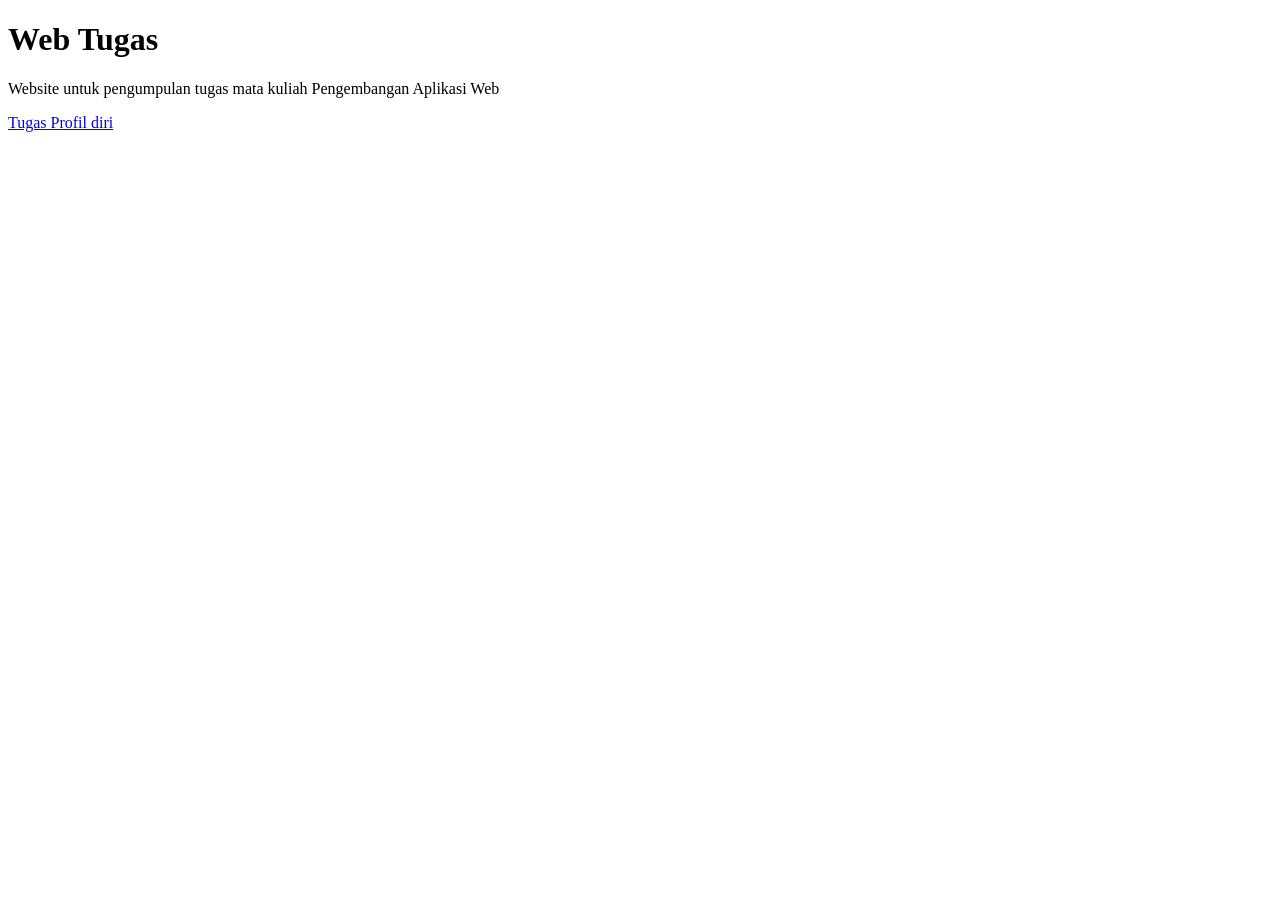
<file: index.html>
<!DOCTYPE html>
<html lang="en">
<head>
    <meta charset="UTF-8">
    <meta name="viewport" content="width=device-width, initial-scale=1.0">
    <title>My Website</title>
</head>
<body>
    <h1>Web Tugas</h1>
    <p>Website untuk pengumpulan tugas mata kuliah Pengembangan Aplikasi Web</p>

    <a href="./profil-diri/profil.html">Tugas Profil diri</a>
</body>
</html>
</file>
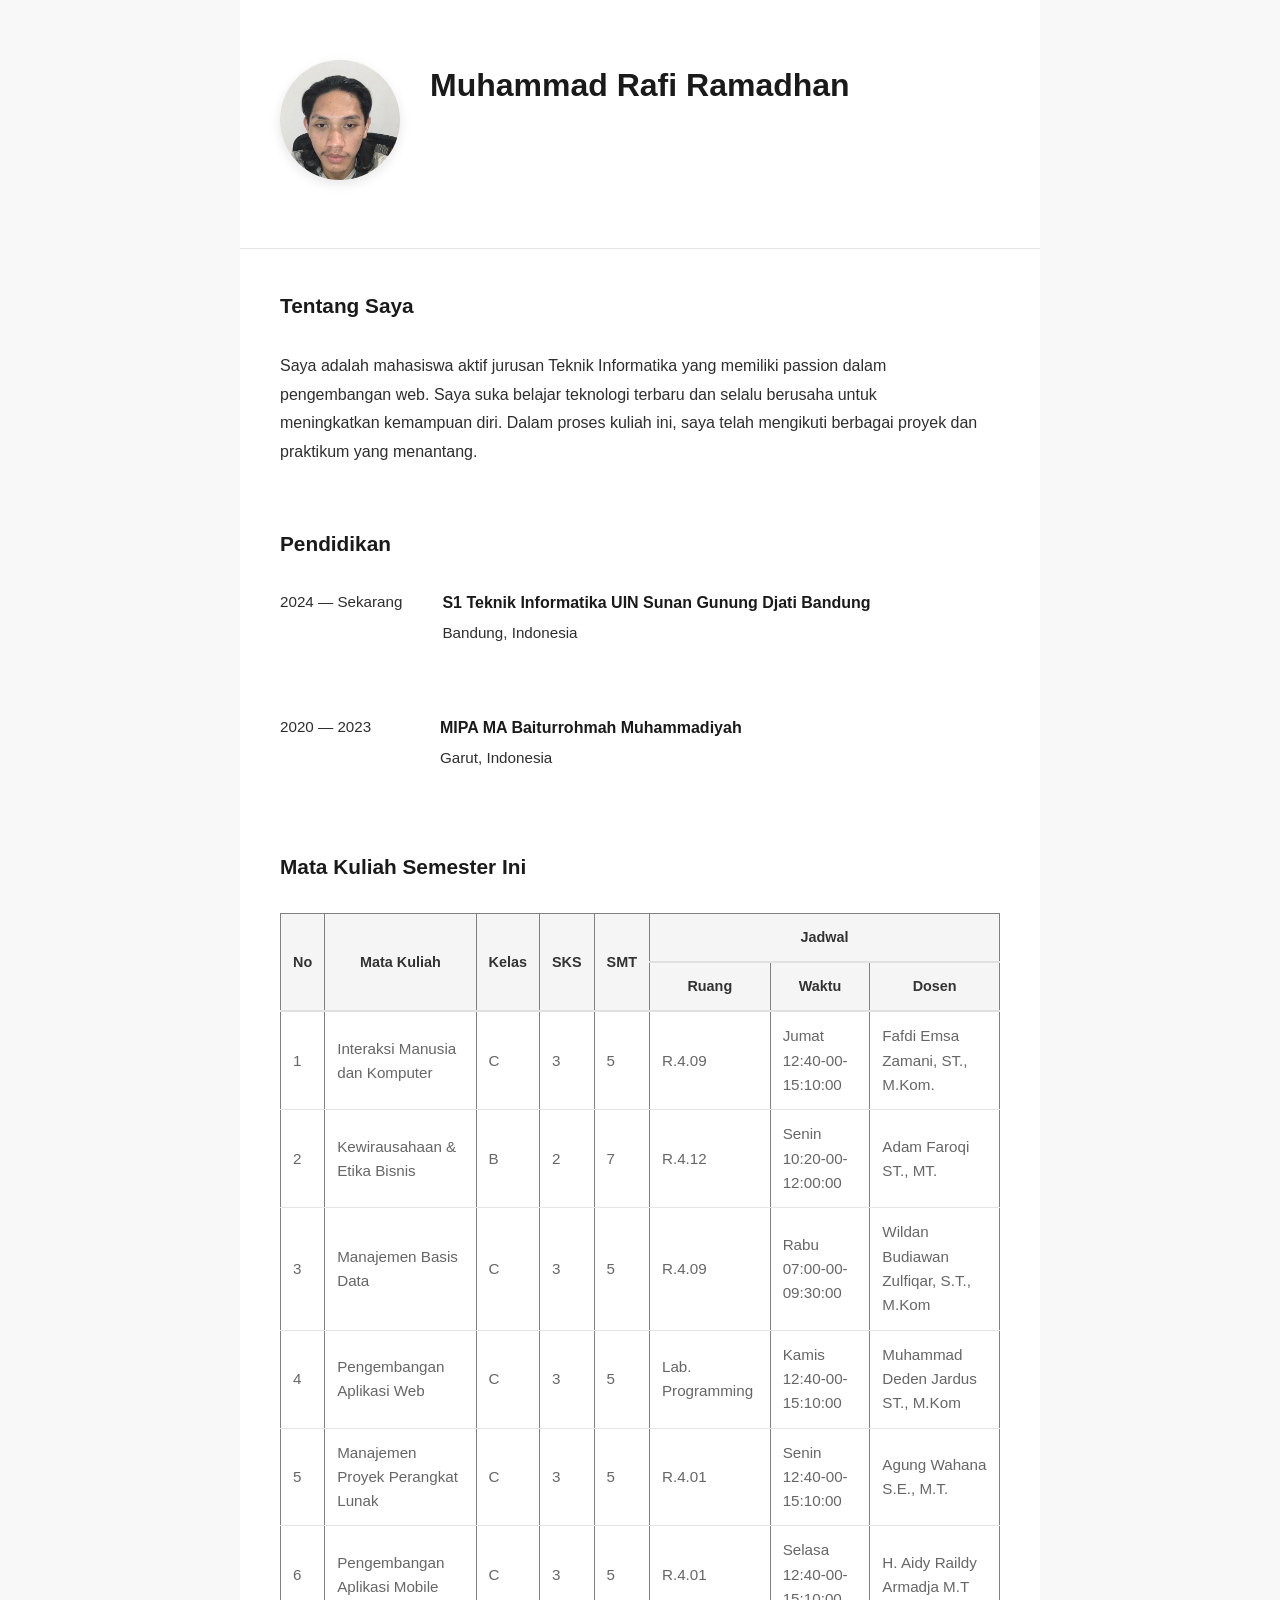
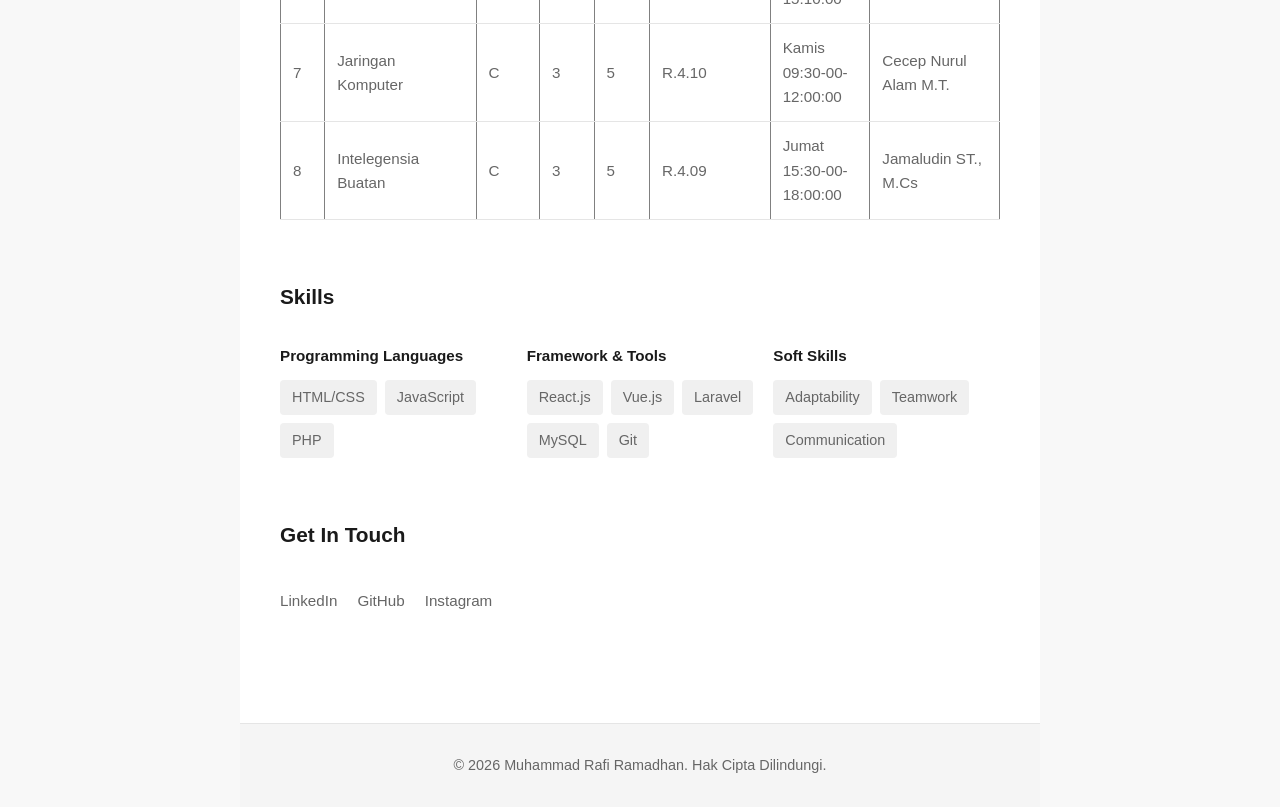
<file: profil diri/profil.html>
<!DOCTYPE html>
<html lang="id">
<head>
    <meta charset="UTF-8">
    <meta name="viewport" content="width=device-width, initial-scale=1.0">
    <meta name="description" content="Halaman profil diri saya - informasi pribadi, pendidikan, dan aktivitas akademik terkini">
    <meta property="og:title" content="Profil Diri - Nama Lengkap Anda">
    <meta property="og:description" content="Temukan informasi lengkap tentang profil, pendidikan, dan mata kuliah semester ini">
    <meta property="og:image" content="https://via.placeholder.com/1200x630?text=Profile">
    <meta property="og:type" content="profile">
    <title>Profil Diri</title>
    <link rel="stylesheet" href="profil.css">
</head>

<body>
    <div class="container">
        <!-- Header -->
        <header>
            <div class="profile-photo">
                <img src="/profil diri/foto.jpg" alt="Foto profil diri">
            </div>
            <div class="header-info">
                <h1>Muhammad Rafi Ramadhan</h1>
            </div>
        </header>
 
        <!-- Main Content -->
        <main>
            <!-- About Section -->
            <section id="about">
                <h2>Tentang Saya</h2>
                <p class="about-text">
                    Saya adalah mahasiswa aktif jurusan Teknik Informatika yang memiliki passion dalam pengembangan web.
                    Saya suka belajar teknologi terbaru dan selalu berusaha untuk meningkatkan kemampuan 
                    diri. Dalam proses kuliah ini, saya telah mengikuti berbagai proyek dan praktikum yang menantang. 
                </p>
            </section>
 
            <!-- PENDIDIKAN -->
            <section id="pendidikan">
                <h2>Pendidikan</h2>
                
                <div class="pendidikan-item">
                <div class="pendidikan-year">2024 — Sekarang</div>
                    <div class="pendidikan-details">
                        <div class="pendidikan-title">
                            <h4>S1 Teknik Informatika UIN Sunan Gunung Djati Bandung</h4>
                        </div>
                        <div class="pendidikan-location">Bandung, Indonesia</div>
                    </div>
                </div>
 
                <div class="pendidikan-item">
                    <div class="pendidikan-year">2020 — 2023</div>
                    <div class="pendidikan-details">
                        <div class="pendidikan-title">
                            <h4>MIPA MA Baiturrohmah Muhammadiyah</h4>
                        </div>
                        <div class="pendidikan-location">Garut, Indonesia</div>
                    </div>
                </div>
            </section>
 
            <!-- Courses Section -->
            <section id="courses">
                <h2>Mata Kuliah Semester Ini</h2>
                
                <table border="1" cellpadding="10" cellspacing="0">
                    <thead>
                        <tr>
                            <th rowspan="2">No</th>
                            <th rowspan="2">Mata Kuliah</th>
                            <th rowspan="2">Kelas</th>
                            <th rowspan="2">SKS</th>
                            <th rowspan="2">SMT</th>
                            <th colspan="3">Jadwal</th>
                        </tr>
                        <tr>
                            <th>Ruang</th>
                            <th>Waktu</th>
                            <th>Dosen</th>
                        </tr>
                    </thead>
                    <tbody>
                        <tr>
                            <td>1</td>
                            <td>Interaksi Manusia dan Komputer</td>
                            <td>C</td>
                            <td>3</td>
                            <td>5</td>
                            <td>R.4.09</td>
                            <td>Jumat 12:40-00-15:10:00</td>
                            <td>Fafdi Emsa Zamani, ST., M.Kom.</td>
                        </tr>
                        <tr>
                            <td>2</td>
                            <td>Kewirausahaan & Etika Bisnis</td>
                            <td>B</td>
                            <td>2</td>
                            <td>7</td>
                            <td>R.4.12</td>
                            <td>Senin 10:20-00-12:00:00</td>
                            <td>Adam Faroqi ST., MT.</td>
                        </tr>
                        <tr>
                            <td>3</td>
                            <td>Manajemen Basis Data</td>
                            <td>C</td>
                            <td>3</td>
                            <td>5</td>
                            <td>R.4.09</td>
                            <td>Rabu 07:00-00-09:30:00</td>
                            <td>Wildan Budiawan Zulfiqar, S.T., M.Kom</td>
                        </tr>
                        <tr>
                            <td>4</td>
                            <td>Pengembangan Aplikasi Web</td>
                            <td>C</td>
                            <td>3</td>
                            <td>5</td>
                            <td>Lab. Programming</td>
                            <td>Kamis 12:40-00-15:10:00</td>
                            <td>Muhammad Deden Jardus ST., M.Kom</td>
                        </tr>
                        <tr>
                            <td>5</td>
                            <td>Manajemen Proyek Perangkat Lunak</td>
                            <td>C</td>
                            <td>3</td>
                            <td>5</td>
                            <td>R.4.01</td>
                            <td>Senin 12:40-00-15:10:00</td>
                            <td>Agung Wahana S.E., M.T.</td>
                        </tr>
                        <tr>
                            <td>6</td>
                            <td>Pengembangan Aplikasi Mobile</td>
                            <td>C</td>
                            <td>3</td>
                            <td>5</td>
                            <td>R.4.01</td>
                            <td>Selasa 12:40-00-15:10:00</td>
                            <td>H. Aidy Raildy Armadja M.T</td>
                        </tr>
                        <tr>
                            <td>7</td>
                            <td>Jaringan Komputer</td>
                            <td>C</td>
                            <td>3</td>
                            <td>5</td>
                            <td>R.4.10</td>
                            <td>Kamis 09:30-00-12:00:00</td>
                            <td>Cecep Nurul Alam M.T.</td>
                        </tr>
                        <tr>
                            <td>8</td>
                            <td>Intelegensia Buatan</td>
                            <td>C</td>
                            <td>3</td>
                            <td>5</td>
                            <td>R.4.09</td>
                            <td>Jumat 15:30-00-18:00:00</td>
                            <td>Jamaludin ST., M.Cs</td>
                        </tr>
                    </tbody>
                </table>
            </section>
 
            <!-- Skills Section -->
            <section id="skills">
                <h2>Skills</h2>
                
                <div class="skills-grid">
                    <div class="skill-category">
                        <h3>Programming Languages</h3>
                        <div class="skill-tags">
                            <span class="skill-tag">HTML/CSS</span>
                            <span class="skill-tag">JavaScript</span>
                            <span class="skill-tag">PHP</span>
                        </div>
                    </div>
 
                    <div class="skill-category">
                        <h3>Framework & Tools</h3>
                        <div class="skill-tags">
                            <span class="skill-tag">React.js</span>
                            <span class="skill-tag">Vue.js</span>
                            <span class="skill-tag">Laravel</span>
                            <span class="skill-tag">MySQL</span>
                            <span class="skill-tag">Git</span>
                        </div>
                    </div>
 
                    <div class="skill-category">
                        <h3>Soft Skills</h3>
                        <div class="skill-tags">
                            <span class="skill-tag">Adaptability</span>
                            <span class="skill-tag">Teamwork</span>
                            <span class="skill-tag">Communication</span>
                        </div>
                    </div>
                </div>
            </section>
 
            <!-- Contact Section -->
            <section id="contact">
                <h2>Get in Touch</h2>
                <div class="contact-links">
                    <a href="https://www.linkedin.com/in/mrafiramadhan13" target="_blank">LinkedIn</a>
                    <a href="https://github.com/stepennnn" target="_blank">GitHub</a>
                    <a href="https://www.instagram.com/rrfinz" target="_blank">Instagram</a>
                </div>
            </section>
        </main>
 
        <!-- Footer -->
        <footer>
            <p>&copy; 2026 Muhammad Rafi Ramadhan. Hak Cipta Dilindungi.</p>
        </footer>
    </div>
</body>
</html>
</file>
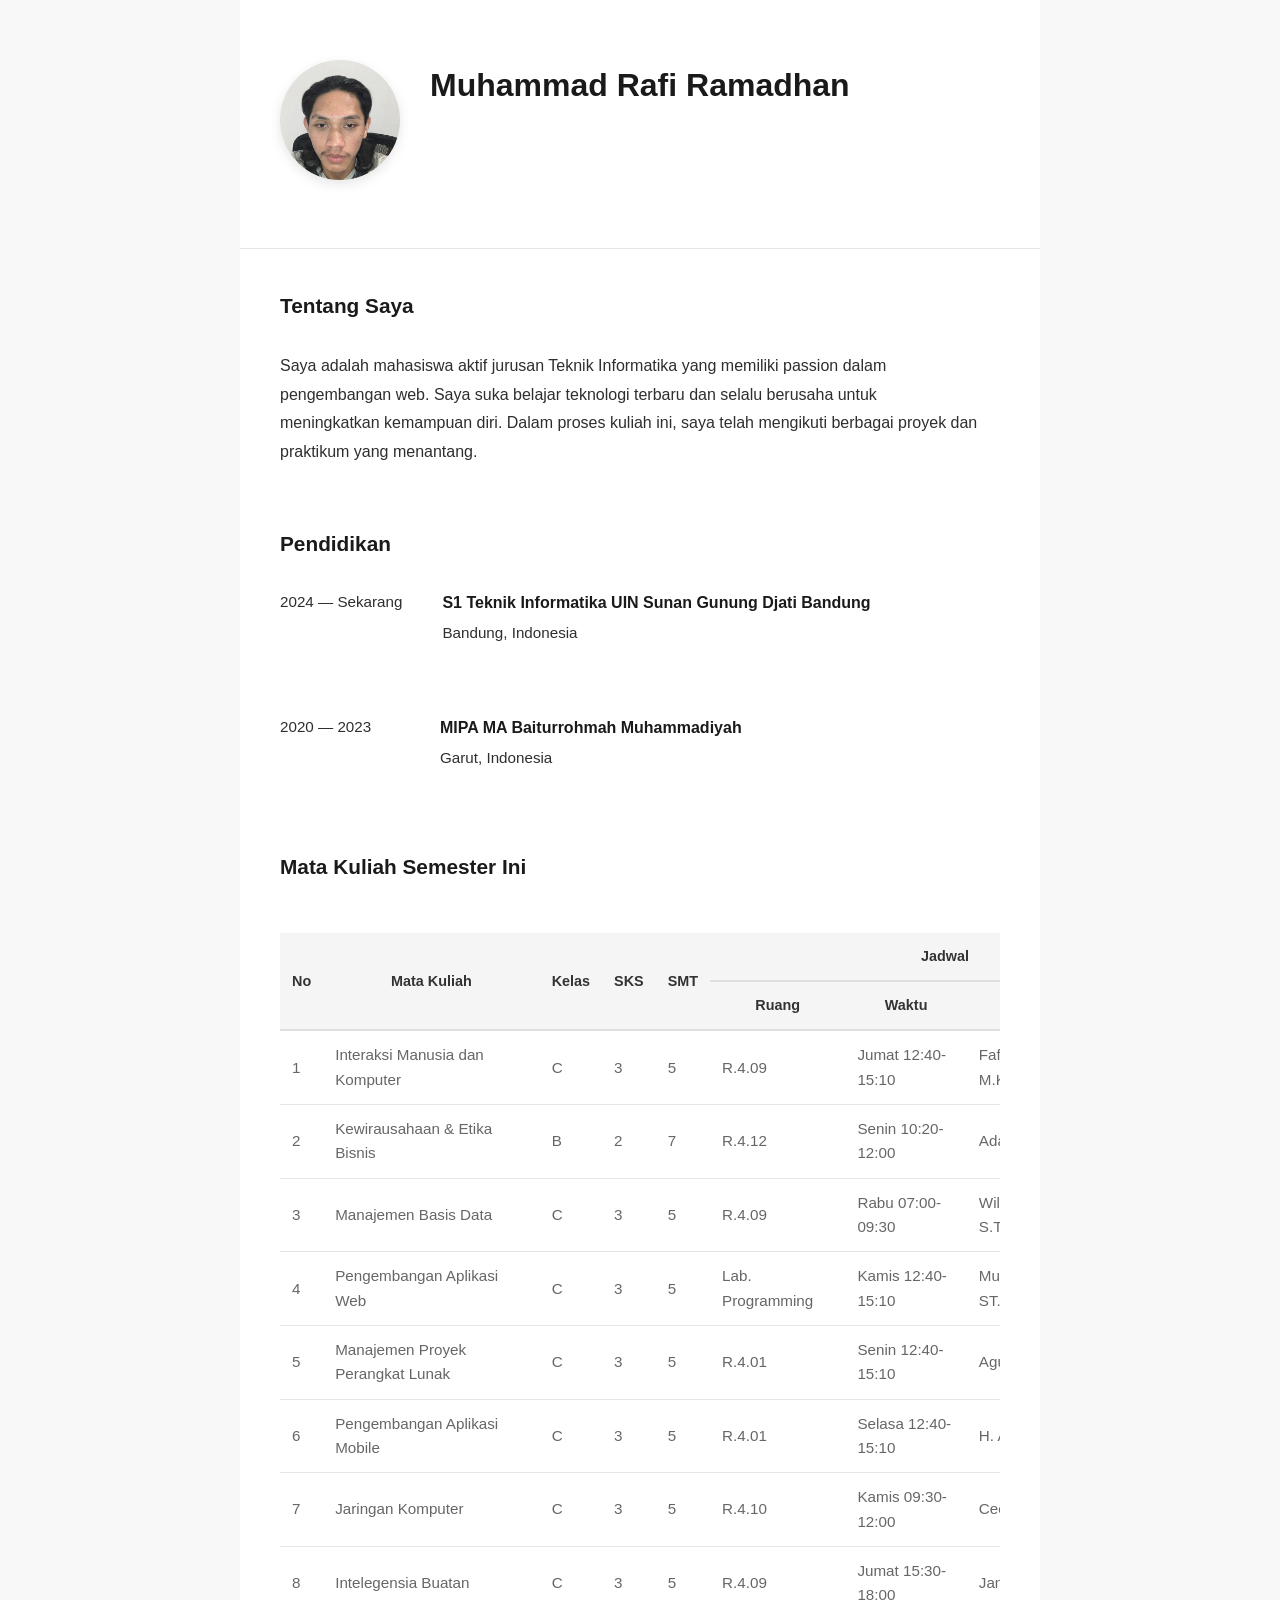
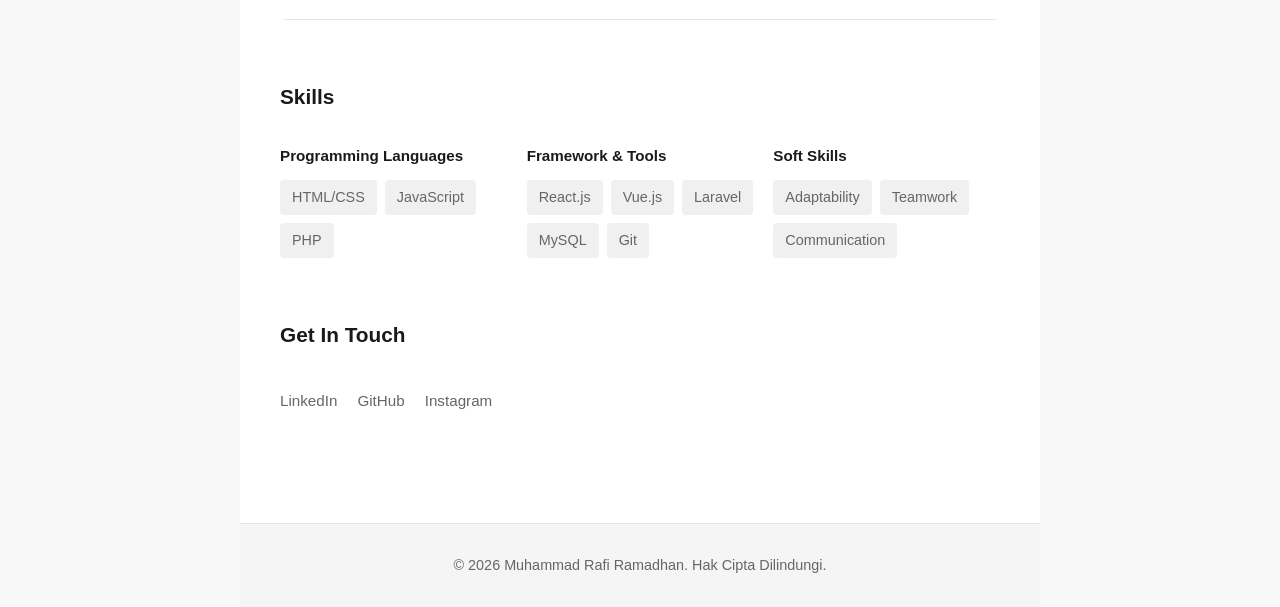
<file: profil-diri/profil.html>
<!DOCTYPE html>
<html lang="id">
<head>
    <meta charset="UTF-8">
    <meta name="viewport" content="width=device-width, initial-scale=1.0">
    <meta name="description" content="Halaman profil diri saya - informasi pribadi, pendidikan, dan aktivitas akademik terkini">
    <meta property="og:title" content="Profil Diri - Muhammad Rafi Ramadhan">
    <meta property="og:description" content="Temukan informasi lengkap tentang profil, pendidikan, dan mata kuliah semester saya">
    <meta property="og:image" content="https://placehold.net/avatar-3.png">
    <meta property="og:type" content="profile">
    <title>Profil Diri</title>
    <link rel="stylesheet" href="profil.css">
</head>

<body>
    <div class="container">
        <!-- Header -->
        <header>
            <div class="profile-photo">
                <img src="foto.jpg" alt="Foto profil diri">
            </div>
            <div class="header-info">
                <h1>Muhammad Rafi Ramadhan</h1>
            </div>
        </header>
 
        <!-- Main Content -->
        <main>
            <!-- About Section -->
            <section id="about">
                <h2>Tentang Saya</h2>
                <p class="about-text">
                    Saya adalah mahasiswa aktif jurusan Teknik Informatika yang memiliki passion dalam pengembangan web.
                    Saya suka belajar teknologi terbaru dan selalu berusaha untuk meningkatkan kemampuan 
                    diri. Dalam proses kuliah ini, saya telah mengikuti berbagai proyek dan praktikum yang menantang. 
                </p>
            </section>
 
            <!-- PENDIDIKAN -->
            <section id="pendidikan">
                <h2>Pendidikan</h2>
                
                <div class="pendidikan-item">
                <div class="pendidikan-year">2024 — Sekarang</div>
                    <div class="pendidikan-details">
                        <div class="pendidikan-title">
                            <h4>S1 Teknik Informatika UIN Sunan Gunung Djati Bandung</h4>
                        </div>
                        <div class="pendidikan-location">Bandung, Indonesia</div>
                    </div>
                </div>
 
                <div class="pendidikan-item">
                    <div class="pendidikan-year">2020 — 2023</div>
                    <div class="pendidikan-details">
                        <div class="pendidikan-title">
                            <h4>MIPA MA Baiturrohmah Muhammadiyah</h4>
                        </div>
                        <div class="pendidikan-location">Garut, Indonesia</div>
                    </div>
                </div>
            </section>
 
            <!-- Courses Section -->
            <section id="courses">
                <h2>Mata Kuliah Semester Ini</h2>
                
                <div class="table-wrapper">
                    <table>
                        <thead>
                            <tr>
                                <th rowspan="2">No</th>
                                <th rowspan="2">Mata Kuliah</th>
                                <th rowspan="2">Kelas</th>
                                <th rowspan="2">SKS</th>
                                <th rowspan="2">SMT</th>
                                <th colspan="3">Jadwal</th>
                            </tr>
                            <tr>
                                <th>Ruang</th>
                                <th>Waktu</th>
                                <th>Dosen</th>
                            </tr>
                        </thead>
                        <tbody>
                            <tr>
                                <td>1</td>
                                <td>Interaksi Manusia dan Komputer</td>
                                <td>C</td>
                                <td>3</td>
                                <td>5</td>
                                <td>R.4.09</td>
                                <td>Jumat 12:40-15:10</td>
                                <td>Fafdi Emsa Zamani, ST., M.Kom.</td>
                            </tr>
                            <tr>
                                <td>2</td>
                                <td>Kewirausahaan & Etika Bisnis</td>
                                <td>B</td>
                                <td>2</td>
                                <td>7</td>
                                <td>R.4.12</td>
                                <td>Senin 10:20-12:00</td>
                                <td>Adam Faroqi ST., MT.</td>
                            </tr>
                            <tr>
                                <td>3</td>
                                <td>Manajemen Basis Data</td>
                                <td>C</td>
                                <td>3</td>
                                <td>5</td>
                                <td>R.4.09</td>
                                <td>Rabu 07:00-09:30</td>
                                <td>Wildan Budiawan Zulfiqar, S.T., M.Kom</td>
                            </tr>
                            <tr>
                                <td>4</td>
                                <td>Pengembangan Aplikasi Web</td>
                                <td>C</td>
                                <td>3</td>
                                <td>5</td>
                                <td>Lab. Programming</td>
                                <td>Kamis 12:40-15:10</td>
                                <td>Muhammad Deden Jardus ST., M.Kom</td>
                            </tr>
                            <tr>
                                <td>5</td>
                                <td>Manajemen Proyek Perangkat Lunak</td>
                                <td>C</td>
                                <td>3</td>
                                <td>5</td>
                                <td>R.4.01</td>
                                <td>Senin 12:40-15:10</td>
                                <td>Agung Wahana S.E., M.T.</td>
                            </tr>
                            <tr>
                                <td>6</td>
                                <td>Pengembangan Aplikasi Mobile</td>
                                <td>C</td>
                                <td>3</td>
                                <td>5</td>
                                <td>R.4.01</td>
                                <td>Selasa 12:40-15:10</td>
                                <td>H. Aidy Raildy Armadja M.T</td>
                            </tr>
                            <tr>
                                <td>7</td>
                                <td>Jaringan Komputer</td>
                                <td>C</td>
                                <td>3</td>
                                <td>5</td>
                                <td>R.4.10</td>
                                <td>Kamis 09:30-12:00</td>
                                <td>Cecep Nurul Alam M.T.</td>
                            </tr>
                            <tr>
                                <td>8</td>
                                <td>Intelegensia Buatan</td>
                                <td>C</td>
                                <td>3</td>
                                <td>5</td>
                                <td>R.4.09</td>
                                <td>Jumat 15:30-18:00</td>
                                <td>Jamaludin ST., M.Cs</td>
                            </tr>
                        </tbody>
                    </table>
                </div>
            </section>
 
            <!-- Skills Section -->
            <section id="skills">
                <h2>Skills</h2>
                
                <div class="skills-grid">
                    <div class="skill-category">
                        <h3>Programming Languages</h3>
                        <div class="skill-tags">
                            <span class="skill-tag">HTML/CSS</span>
                            <span class="skill-tag">JavaScript</span>
                            <span class="skill-tag">PHP</span>
                        </div>
                    </div>
 
                    <div class="skill-category">
                        <h3>Framework & Tools</h3>
                        <div class="skill-tags">
                            <span class="skill-tag">React.js</span>
                            <span class="skill-tag">Vue.js</span>
                            <span class="skill-tag">Laravel</span>
                            <span class="skill-tag">MySQL</span>
                            <span class="skill-tag">Git</span>
                        </div>
                    </div>
 
                    <div class="skill-category">
                        <h3>Soft Skills</h3>
                        <div class="skill-tags">
                            <span class="skill-tag">Adaptability</span>
                            <span class="skill-tag">Teamwork</span>
                            <span class="skill-tag">Communication</span>
                        </div>
                    </div>
                </div>
            </section>
 
            <!-- Contact Section -->
            <section id="contact">
                <h2>Get in Touch</h2>
                <div class="contact-links">
                    <a href="https://www.linkedin.com/in/mrafiramadhan13" target="_blank">LinkedIn</a>
                    <a href="https://github.com/stepennnn" target="_blank">GitHub</a>
                    <a href="https://www.instagram.com/rrfinz" target="_blank">Instagram</a>
                </div>
            </section>
        </main>
 
        <!-- Footer -->
        <footer>
            <p>&copy; 2026 Muhammad Rafi Ramadhan. Hak Cipta Dilindungi.</p>
        </footer>
    </div>
</body>
</html>
</file>
<file: profil diri/profil.css>
* {
            margin: 0;
            padding: 0;
            box-sizing: border-box;
        }
        
        body {
            font-family: -apple-system, BlinkMacSystemFont, 'Segoe UI', 'Helvetica Neue', sans-serif;
            line-height: 1.6;
            color: #333;
            background-color: #f8f8f8;
        }
        
        .container {
            max-width: 800px;
            margin: 0 auto;
            background: white;
            min-height: 100vh;
        }
        
        /* HEADER */
        header {
            padding: 60px 40px;
            display: flex;
            gap: 30px;
            align-items: flex-start;
            border-bottom: 1px solid #e5e5e5;
        }
        
        .profile-photo img {
            width: 120px;
            height: 120px;
            border-radius: 50%;
            object-fit: cover;
            box-shadow: 0 4px 12px rgba(0, 0, 0, 0.1);
            flex-shrink: 0;
        }
        
        .header-info h1 {
            font-size: 2rem;
            font-weight: 600;
            margin-bottom: 5px;
            color: #1a1a1a;
        }
        
        .header-info p {
            font-size: 1rem;
            color: #666;
            margin-bottom: 8px;
        }
        
        .header-info a {
            color: #999;
            text-decoration: none;
            font-size: 0.95rem;
            transition: color 0.3s ease;
        }
        
        .header-info a:hover {
            color: #333;
        }
        
        /* MAIN CONTENT */
        main {
            padding: 40px;
        }
        
        section {
            margin-bottom: 60px;
        }
        
        section h2 {
            font-size: 1.3rem;
            font-weight: 600;
            margin-bottom: 30px;
            color: #1a1a1a;
            text-transform: capitalize;
        }
        
        /* TENTANG */
        .about-text {
            font-size: 1rem;
            line-height: 1.8;
            color: #2e2e2e;
            max-width: 700px;
        }
        
        /* PENDIDIKAN */
        .pendidikan-item {
            display: flex;
            gap: 40px;
            margin-bottom: 50px;
        }
        
        .pendidikan-year {
            font-size: 0.95rem;
            color: #2e2e2e;
            min-width: 120px;
            flex-shrink: 0;
            font-weight: 500;
        }
        
        .pendidikan-details {
            flex: 1;
        }
        
        .pendidikan-title {
            font-size: 1rem;
            font-weight: 600;
            color: #1a1a1a;
            margin-bottom: 5px;
        }
        
        .pendidikan-title a {
            color: #1a1a1a;
            text-decoration: none;
            transition: color 0.3s ease;
        }
        
        .pendidikan-title a:hover {
            color: #666;
        }
        
        .pendidikan-location {
            font-size: 0.95rem;
            color: #2e2e2e;
            margin-bottom: 20px;
        }
        
        /* Courses/Mata Kuliah Section */
        table thead th {
            text-align: center;
        }
        
        /* Skills Section */
        .skills-grid {
            display: grid;
            grid-template-columns: repeat(auto-fit, minmax(200px, 1fr));
            gap: 20px;
        }
        
        .skill-category h3 {
            font-size: 0.95rem;
            font-weight: 600;
            color: #1a1a1a;
            margin-bottom: 12px;
            text-transform: capitalize;
        }
        
        .skill-tags {
            display: flex;
            flex-wrap: wrap;
            gap: 8px;
        }
        
        .skill-tag {
            background-color: #f0f0f0;
            color: #666;
            padding: 6px 12px;
            border-radius: 4px;
            font-size: 0.9rem;
            font-weight: 500;
            transition: all 0.3s ease;
        }
        
        .skill-tag:hover {
            background-color: #333;
            color: white;
        }
        
        /* KONTAK */
        .contact-links {
            display: flex;
            gap: 20px;
            flex-wrap: wrap;
        }
        
        .contact-links a {
            color: #666;
            text-decoration: none;
            font-size: 0.95rem;
            padding: 8px 0;
            border-bottom: 1px solid transparent;
            transition: all 0.3s ease;
        }
        
        .contact-links a:hover {
            color: #1a1a1a;
            border-bottom-color: #333;
        }
        
        /* Table Styling */
        table {
            width: 100%;
            border-collapse: collapse;
            margin-top: 20px;
        }
        
        table thead {
            background-color: #f5f5f5;
        }
        
        table th {
            padding: 12px;
            text-align: left;
            font-weight: 600;
            font-size: 0.9rem;
            color: #333;
            border-bottom: 2px solid #e0e0e0;
        }
        
        table td {
            padding: 12px;
            border-bottom: 1px solid #e5e5e5;
            font-size: 0.95rem;
            color: #666;
        }
        
        table tbody tr:hover {
            background-color: #f9f9f9;
        }
        
        /* FOOTER */
        footer {
            background-color: #f5f5f5;
            color: #666;
            text-align: center;
            padding: 30px 40px;
            border-top: 1px solid #e5e5e5;
            font-size: 0.9rem;
        }
        
        footer a {
            color: #666;
            text-decoration: none;
            transition: color 0.3s ease;
        }
        
        footer a:hover {
            color: #1a1a1a;
        }
        
        /* RESPONSIVE */
        @media (max-width: 600px) {
            header {
                flex-direction: column;
                align-items: center;
                text-align: center;
                padding: 40px 20px;
            }
            
            .header-info h1 {
                font-size: 1.5rem;
            }
            
            main {
                padding: 20px;
            }
            
            .pendidikan-item {
                flex-direction: column;
                gap: 10px;
            }
            
            .pendidikan-year {
                min-width: auto;
            }
            
            .portfolio-images {
                grid-template-columns: repeat(2, 1fr);
            }
            
            .skills-grid {
                grid-template-columns: 1fr;
            }
            
            section {
                margin-bottom: 40px;
            }
        }
</file>
<file: profil-diri/profil.css>
* {
            margin: 0;
            padding: 0;
            box-sizing: border-box;
        }
        
        body {
            font-family: -apple-system, BlinkMacSystemFont, 'Segoe UI', 'Helvetica Neue', sans-serif;
            line-height: 1.6;
            color: #333;
            background-color: #f8f8f8;
        }
        
        .container {
            max-width: 800px;
            margin: 0 auto;
            background: white;
            min-height: 100vh;
        }
        
        /* HEADER */
        header {
            padding: 60px 40px;
            display: flex;
            gap: 30px;
            align-items: flex-start;
            border-bottom: 1px solid #e5e5e5;
        }
        
        .profile-photo img {
            width: 120px;
            height: 120px;
            border-radius: 50%;
            object-fit: cover;
            box-shadow: 0 4px 12px rgba(0, 0, 0, 0.1);
            flex-shrink: 0;
        }
        
        .header-info h1 {
            font-size: 2rem;
            font-weight: 600;
            margin-bottom: 5px;
            color: #1a1a1a;
        }
        
        .header-info p {
            font-size: 1rem;
            color: #666;
            margin-bottom: 8px;
        }
        
        .header-info a {
            color: #999;
            text-decoration: none;
            font-size: 0.95rem;
            transition: color 0.3s ease;
        }
        
        .header-info a:hover {
            color: #333;
        }
        
        /* MAIN CONTENT */
        main {
            padding: 40px;
        }
        
        section {
            margin-bottom: 60px;
        }
        
        section h2 {
            font-size: 1.3rem;
            font-weight: 600;
            margin-bottom: 30px;
            color: #1a1a1a;
            text-transform: capitalize;
        }
        
        /* TENTANG */
        .about-text {
            font-size: 1rem;
            line-height: 1.8;
            color: #2e2e2e;
            max-width: 700px;
        }
        
        /* PENDIDIKAN */
        .pendidikan-item {
            display: flex;
            gap: 40px;
            margin-bottom: 50px;
        }
        
        .pendidikan-year {
            font-size: 0.95rem;
            color: #2e2e2e;
            min-width: 120px;
            flex-shrink: 0;
            font-weight: 500;
        }
        
        .pendidikan-details {
            flex: 1;
        }
        
        .pendidikan-title {
            font-size: 1rem;
            font-weight: 600;
            color: #1a1a1a;
            margin-bottom: 5px;
        }
        
        .pendidikan-title a {
            color: #1a1a1a;
            text-decoration: none;
            transition: color 0.3s ease;
        }
        
        .pendidikan-title a:hover {
            color: #666;
        }
        
        .pendidikan-location {
            font-size: 0.95rem;
            color: #2e2e2e;
            margin-bottom: 20px;
        }
        
        /* Courses/Mata Kuliah Section */
        table thead th {
            text-align: center;
        }
        
        /* Skills Section */
        .skills-grid {
            display: grid;
            grid-template-columns: repeat(auto-fit, minmax(200px, 1fr));
            gap: 20px;
        }
        
        .skill-category h3 {
            font-size: 0.95rem;
            font-weight: 600;
            color: #1a1a1a;
            margin-bottom: 12px;
            text-transform: capitalize;
        }
        
        .skill-tags {
            display: flex;
            flex-wrap: wrap;
            gap: 8px;
        }
        
        .skill-tag {
            background-color: #f0f0f0;
            color: #666;
            padding: 6px 12px;
            border-radius: 4px;
            font-size: 0.9rem;
            font-weight: 500;
            transition: all 0.3s ease;
        }
        
        .skill-tag:hover {
            background-color: #333;
            color: white;
        }
        
        /* KONTAK */
        .contact-links {
            display: flex;
            gap: 20px;
            flex-wrap: wrap;
        }
        
        .contact-links a {
            color: #666;
            text-decoration: none;
            font-size: 0.95rem;
            padding: 8px 0;
            border-bottom: 1px solid transparent;
            transition: all 0.3s ease;
        }
        
        .contact-links a:hover {
            color: #1a1a1a;
            border-bottom-color: #333;
        }
        
        /* Table Styling */
        .table-wrapper {
            width: 100%;
            overflow-x: auto;
            -webkit-overflow-scrolling: touch;
            border-radius: 6px;
        }

        table {
            width: 100%;
            min-width: 900px;
            border-collapse: collapse;
            margin-top: 20px;
        }

        table thead {
            background-color: #f5f5f5;
        }

        table th {
            padding: 12px;
            text-align: left;
            font-weight: 600;
            font-size: 0.9rem;
            color: #333;
            border-bottom: 2px solid #e0e0e0;
            white-space: nowrap;
        }

        table td {
            padding: 12px;
            border-bottom: 1px solid #e5e5e5;
            font-size: 0.95rem;
            color: #666;
        }

        table tbody tr:hover {
            background-color: #f9f9f9;
        }
        
        /* FOOTER */
        footer {
            background-color: #f5f5f5;
            color: #666;
            text-align: center;
            padding: 30px 40px;
            border-top: 1px solid #e5e5e5;
            font-size: 0.9rem;
        }
        
        footer a {
            color: #666;
            text-decoration: none;
            transition: color 0.3s ease;
        }
        
        footer a:hover {
            color: #1a1a1a;
        }
        
        /* RESPONSIVE */
        @media (max-width: 600px) {
            header {
                flex-direction: column;
                align-items: center;
                text-align: center;
                padding: 40px 20px;
            }
            
            .header-info h1 {
                font-size: 1.5rem;
            }
            
            main {
                padding: 20px;
            }
            
            .pendidikan-item {
                flex-direction: column;
                gap: 10px;
            }
            
            .pendidikan-year {
                min-width: auto;
            }
            
            .portfolio-images {
                grid-template-columns: repeat(2, 1fr);
            }
            
            .skills-grid {
                grid-template-columns: 1fr;
            }
            
            section {
                margin-bottom: 40px;
            }
        }

        @media (max-width: 600px) {
            .table-wrapper {
                margin-left: 0;
                margin-right: 0;
            }
        
            table {
                min-width: 900px;
                margin-top: 10px;
            }
        
            table th,
            table td {
                padding: 10px 8px;
                font-size: 0.8rem;
            }
        }
</file>
